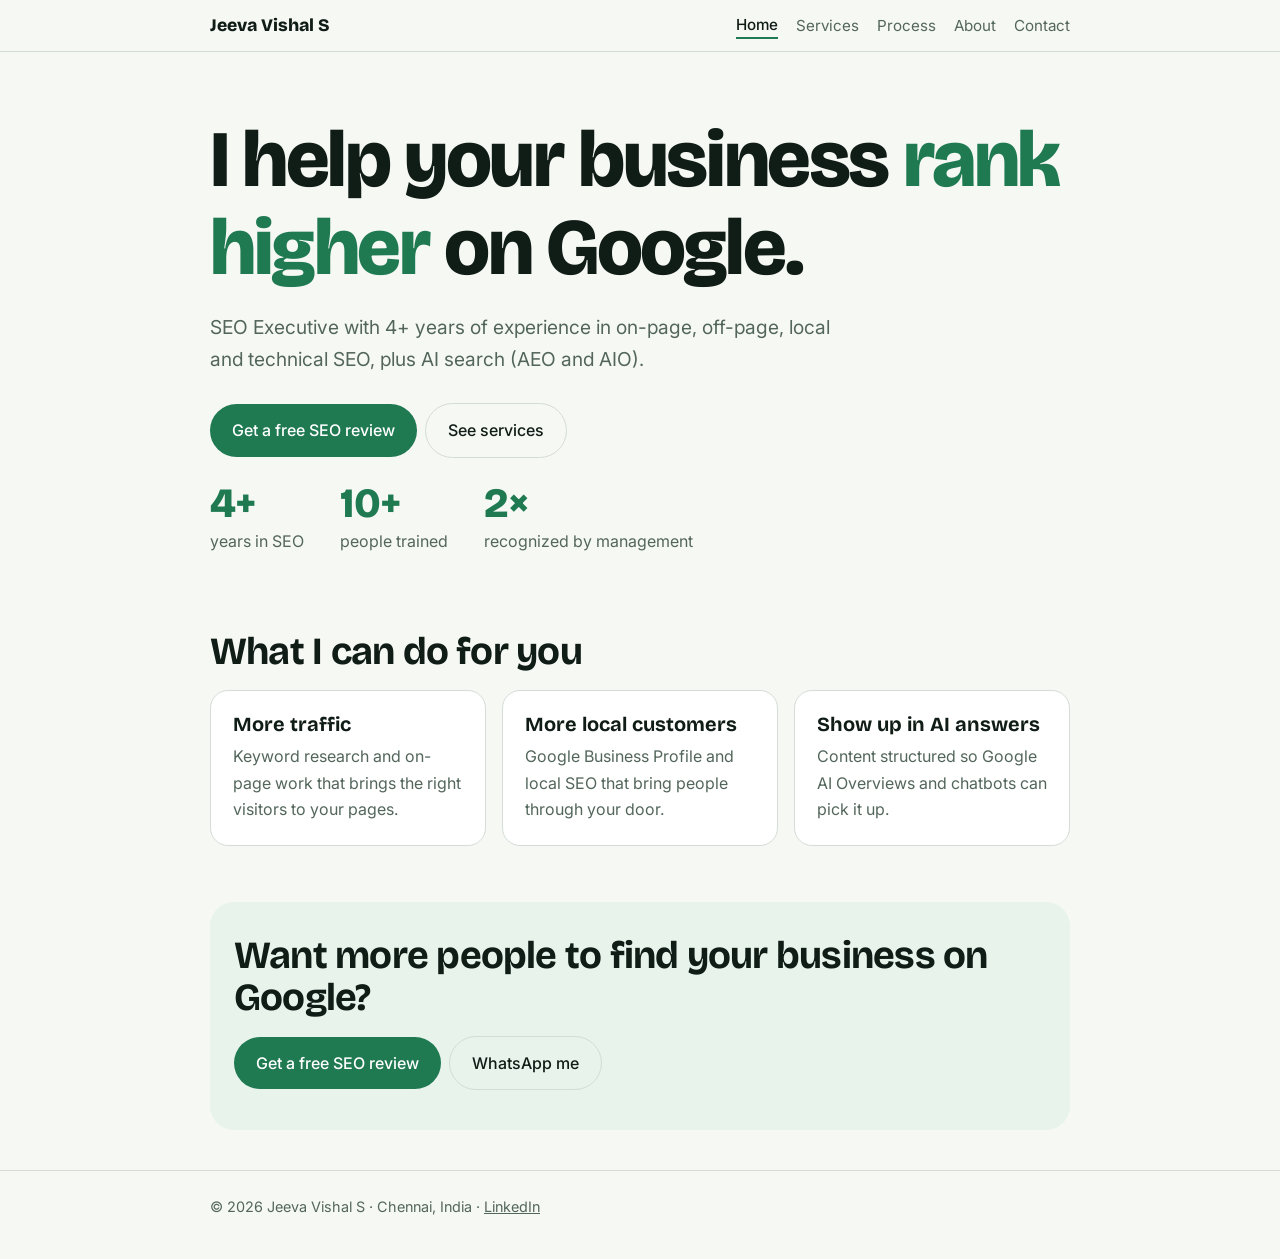
<file: index.html>
<!DOCTYPE html><html lang="en"><head><meta charset="utf-8"><meta name="viewport" content="width=device-width,initial-scale=1,viewport-fit=cover">
<title>Home | Jeeva Vishal S – SEO Executive</title>
<meta name="description" content="SEO Executive in Chennai helping businesses rank higher on Google with on-page, off-page, local and technical SEO.">
<link rel="stylesheet" href="https://fonts.googleapis.com/css2?family=Bricolage+Grotesque:wght@600;800&family=Inter:wght@400;500&display=swap">
<link rel="stylesheet" href="style.css"></head><body>
<header><div class="wrap"><nav><a class="logo" href="index.html">Jeeva Vishal S</a><a href="index.html" class=on>Home</a><a href="services.html">Services</a><a href="process.html">Process</a><a href="about.html">About</a><a href="contact.html">Contact</a></nav></div></header>
<main class="wrap"><div class="hero"><h1>I help your business <em>rank higher</em> on Google.</h1>
<p class="lead">SEO Executive with 4+ years of experience in on-page, off-page, local and technical SEO, plus AI search (AEO and AIO).</p>
<a class="btn" href="contact.html">Get a free SEO review</a><a class="btn alt" href="services.html">See services</a>
<div class="stats"><div><b>4+</b><span>years in SEO</span></div><div><b>10+</b><span>people trained</span></div><div><b>2×</b><span>recognized by management</span></div></div></div>
<section><h2>What I can do for you</h2><div class="grid">
<div class="card"><h3>More traffic</h3><p>Keyword research and on-page work that brings the right visitors to your pages.</p></div>
<div class="card"><h3>More local customers</h3><p>Google Business Profile and local SEO that bring people through your door.</p></div>
<div class="card"><h3>Show up in AI answers</h3><p>Content structured so Google AI Overviews and chatbots can pick it up.</p></div></div></section><div class="cta"><h2>Want more people to find your business on Google?</h2><a class="btn" href="contact.html">Get a free SEO review</a><a class="btn alt" href="https://wa.me/919080054499">WhatsApp me</a></div></main>
<footer><div class="wrap">© 2026 Jeeva Vishal S · Chennai, India · <a href="https://linkedin.com/in/jeeva-vishal-dm-seo">LinkedIn</a></div></footer></body></html>
</file>
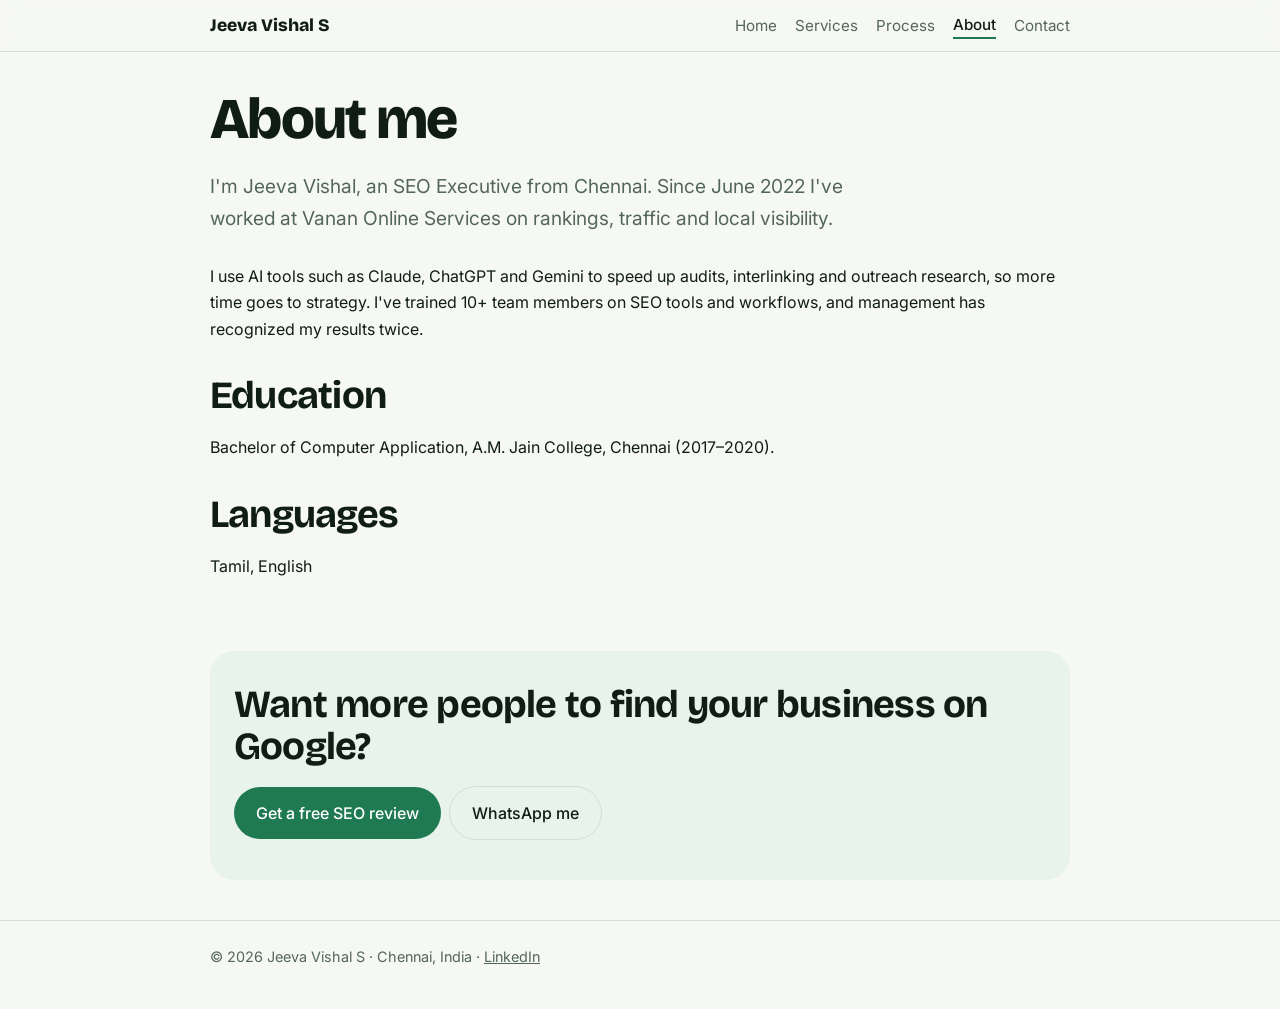
<file: about.html>
<!DOCTYPE html><html lang="en"><head><meta charset="utf-8"><meta name="viewport" content="width=device-width,initial-scale=1,viewport-fit=cover">
<title>About | Jeeva Vishal S – SEO Executive</title>
<meta name="description" content="SEO Executive in Chennai helping businesses rank higher on Google with on-page, off-page, local and technical SEO.">
<link rel="stylesheet" href="https://fonts.googleapis.com/css2?family=Bricolage+Grotesque:wght@600;800&family=Inter:wght@400;500&display=swap">
<link rel="stylesheet" href="style.css"></head><body>
<header><div class="wrap"><nav><a class="logo" href="index.html">Jeeva Vishal S</a><a href="index.html">Home</a><a href="services.html">Services</a><a href="process.html">Process</a><a href="about.html" class=on>About</a><a href="contact.html">Contact</a></nav></div></header>
<main class="wrap"><section><h1 style="font-size:clamp(2.2rem,8vw,3.6rem)">About me</h1>
<p class="lead">I'm Jeeva Vishal, an SEO Executive from Chennai. Since June 2022 I've worked at Vanan Online Services on rankings, traffic and local visibility.</p>
<p>I use AI tools such as Claude, ChatGPT and Gemini to speed up audits, interlinking and outreach research, so more time goes to strategy. I've trained 10+ team members on SEO tools and workflows, and management has recognized my results twice.</p>
<h2 style="margin-top:32px">Education</h2><p>Bachelor of Computer Application, A.M. Jain College, Chennai (2017–2020).</p>
<h2 style="margin-top:32px">Languages</h2><p>Tamil, English</p></section><div class="cta"><h2>Want more people to find your business on Google?</h2><a class="btn" href="contact.html">Get a free SEO review</a><a class="btn alt" href="https://wa.me/919080054499">WhatsApp me</a></div></main>
<footer><div class="wrap">© 2026 Jeeva Vishal S · Chennai, India · <a href="https://linkedin.com/in/jeeva-vishal-dm-seo">LinkedIn</a></div></footer></body></html>
</file>
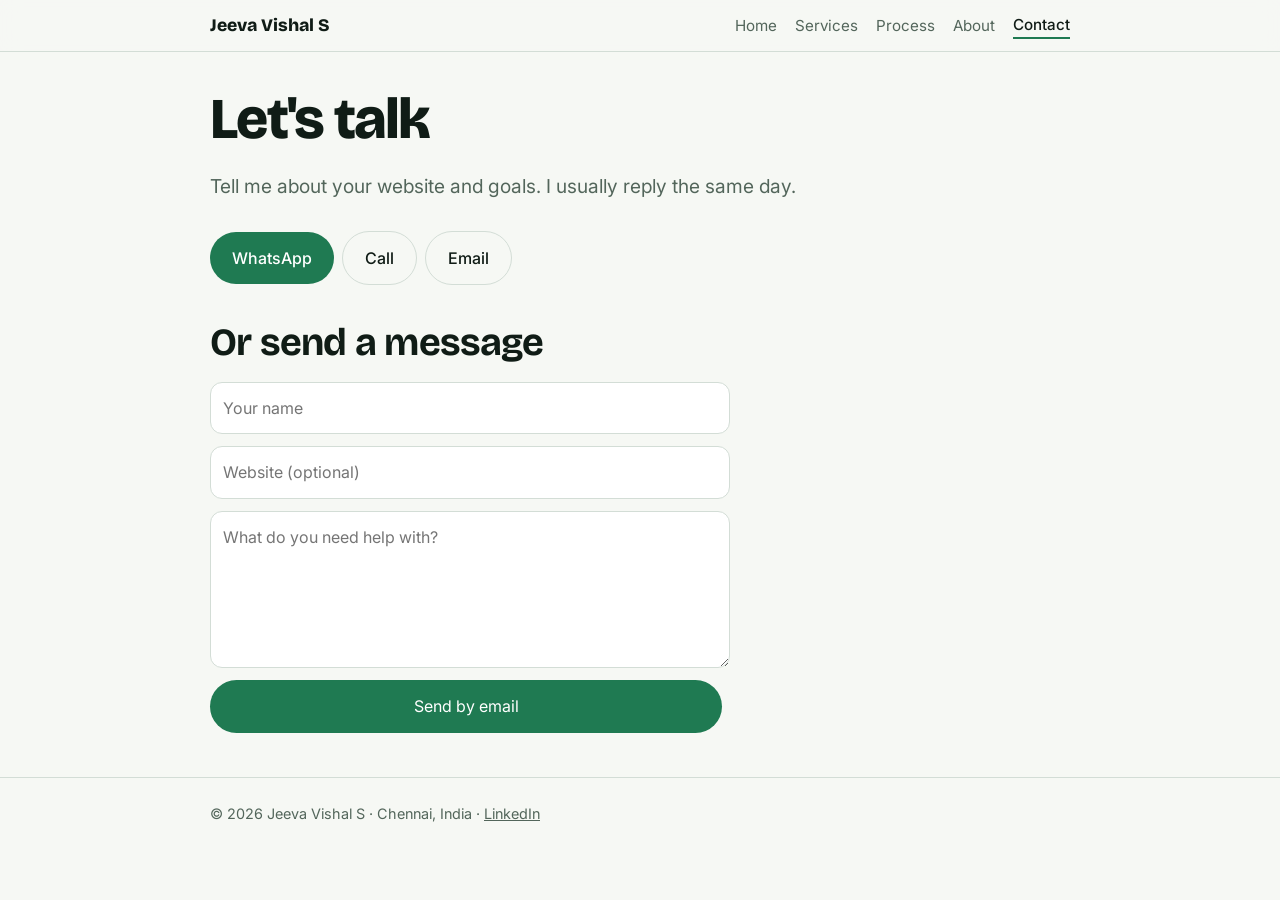
<file: contact.html>
<!DOCTYPE html><html lang="en"><head><meta charset="utf-8"><meta name="viewport" content="width=device-width,initial-scale=1,viewport-fit=cover">
<title>Contact | Jeeva Vishal S – SEO Executive</title>
<meta name="description" content="SEO Executive in Chennai helping businesses rank higher on Google with on-page, off-page, local and technical SEO.">
<link rel="stylesheet" href="https://fonts.googleapis.com/css2?family=Bricolage+Grotesque:wght@600;800&family=Inter:wght@400;500&display=swap">
<link rel="stylesheet" href="style.css"></head><body>
<header><div class="wrap"><nav><a class="logo" href="index.html">Jeeva Vishal S</a><a href="index.html">Home</a><a href="services.html">Services</a><a href="process.html">Process</a><a href="about.html">About</a><a href="contact.html" class=on>Contact</a></nav></div></header>
<main class="wrap"><section><h1 style="font-size:clamp(2.2rem,8vw,3.6rem)">Let's talk</h1><p class="lead">Tell me about your website and goals. I usually reply the same day.</p>
<p><a class="btn" href="https://wa.me/919080054499">WhatsApp</a><a class="btn alt" href="tel:+919080054499">Call</a><a class="btn alt" href="mailto:jeeva217s@gmail.com">Email</a></p>
<h2 style="margin-top:28px">Or send a message</h2>
<form id="f"><input id="n" placeholder="Your name" required><input id="w" placeholder="Website (optional)"><textarea id="m" rows="5" placeholder="What do you need help with?" required></textarea><button class="btn" style="border:0;cursor:pointer;font:inherit">Send by email</button></form>
<script>document.getElementById("f").addEventListener("submit",function(e){e.preventDefault();var b="Name: "+n.value+"\nWebsite: "+w.value+"\n\n"+m.value;location.href="mailto:jeeva217s@gmail.com?subject="+encodeURIComponent("SEO enquiry from "+n.value)+"&body="+encodeURIComponent(b)})</script></section></main>
<footer><div class="wrap">© 2026 Jeeva Vishal S · Chennai, India · <a href="https://linkedin.com/in/jeeva-vishal-dm-seo">LinkedIn</a></div></footer></body></html>
</file>
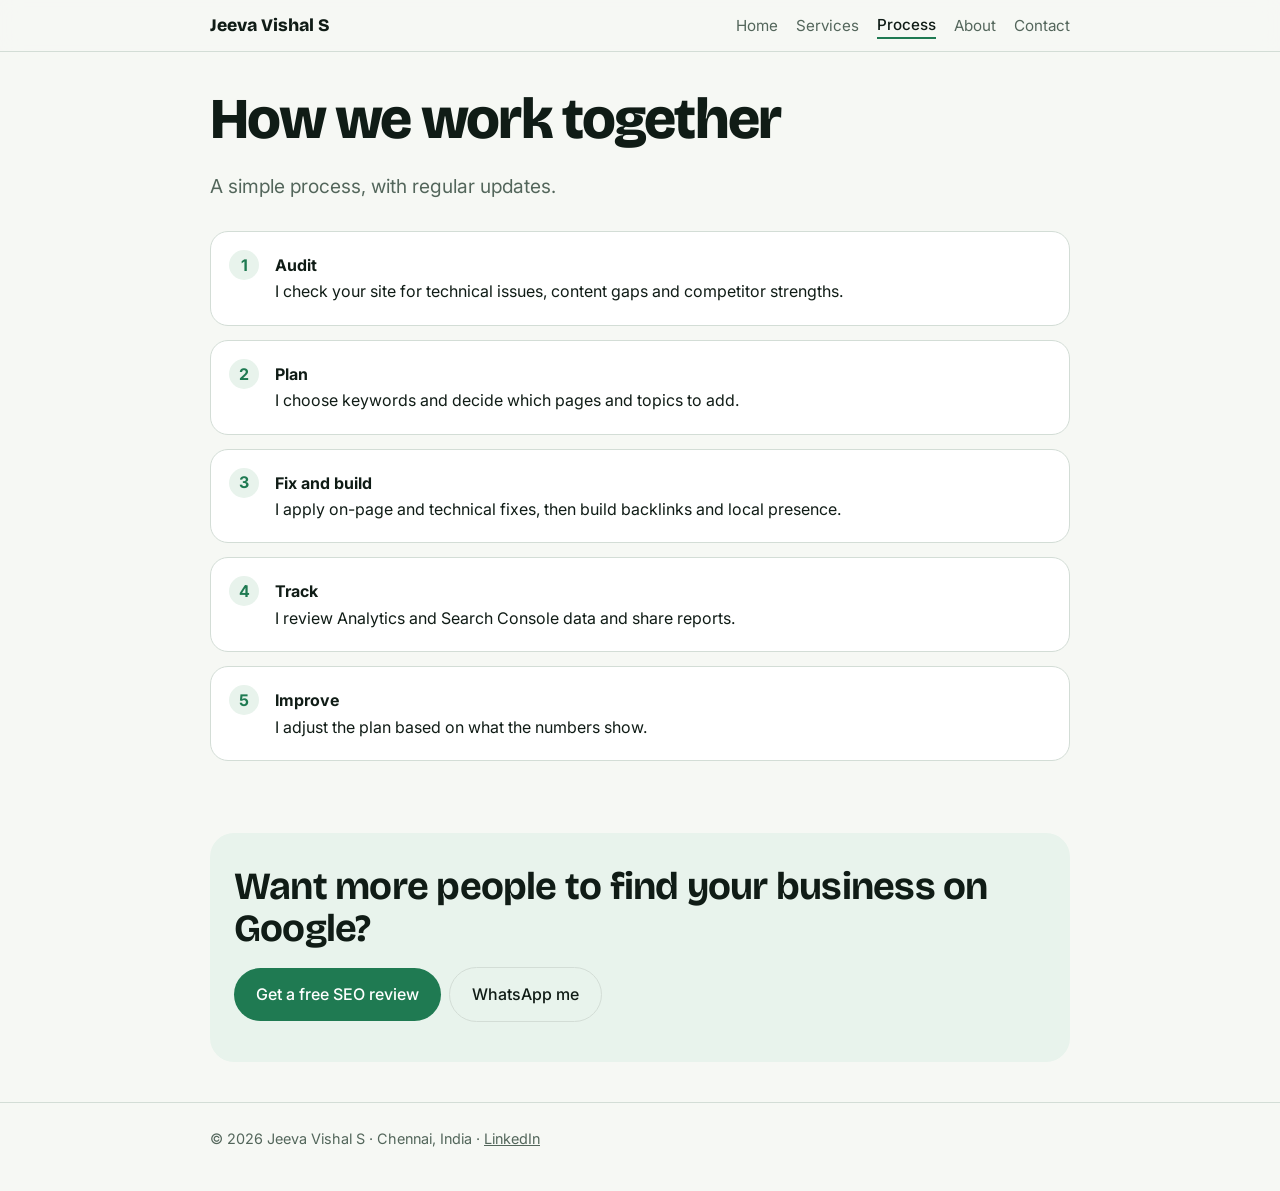
<file: process.html>
<!DOCTYPE html><html lang="en"><head><meta charset="utf-8"><meta name="viewport" content="width=device-width,initial-scale=1,viewport-fit=cover">
<title>Process | Jeeva Vishal S – SEO Executive</title>
<meta name="description" content="SEO Executive in Chennai helping businesses rank higher on Google with on-page, off-page, local and technical SEO.">
<link rel="stylesheet" href="https://fonts.googleapis.com/css2?family=Bricolage+Grotesque:wght@600;800&family=Inter:wght@400;500&display=swap">
<link rel="stylesheet" href="style.css"></head><body>
<header><div class="wrap"><nav><a class="logo" href="index.html">Jeeva Vishal S</a><a href="index.html">Home</a><a href="services.html">Services</a><a href="process.html" class=on>Process</a><a href="about.html">About</a><a href="contact.html">Contact</a></nav></div></header>
<main class="wrap"><section><h1 style="font-size:clamp(2.2rem,8vw,3.6rem)">How we work together</h1><p class="lead">A simple process, with regular updates.</p>
<ol class="steps">
<li><b>Audit</b>I check your site for technical issues, content gaps and competitor strengths.</li>
<li><b>Plan</b>I choose keywords and decide which pages and topics to add.</li>
<li><b>Fix and build</b>I apply on-page and technical fixes, then build backlinks and local presence.</li>
<li><b>Track</b>I review Analytics and Search Console data and share reports.</li>
<li><b>Improve</b>I adjust the plan based on what the numbers show.</li></ol></section><div class="cta"><h2>Want more people to find your business on Google?</h2><a class="btn" href="contact.html">Get a free SEO review</a><a class="btn alt" href="https://wa.me/919080054499">WhatsApp me</a></div></main>
<footer><div class="wrap">© 2026 Jeeva Vishal S · Chennai, India · <a href="https://linkedin.com/in/jeeva-vishal-dm-seo">LinkedIn</a></div></footer></body></html>
</file>
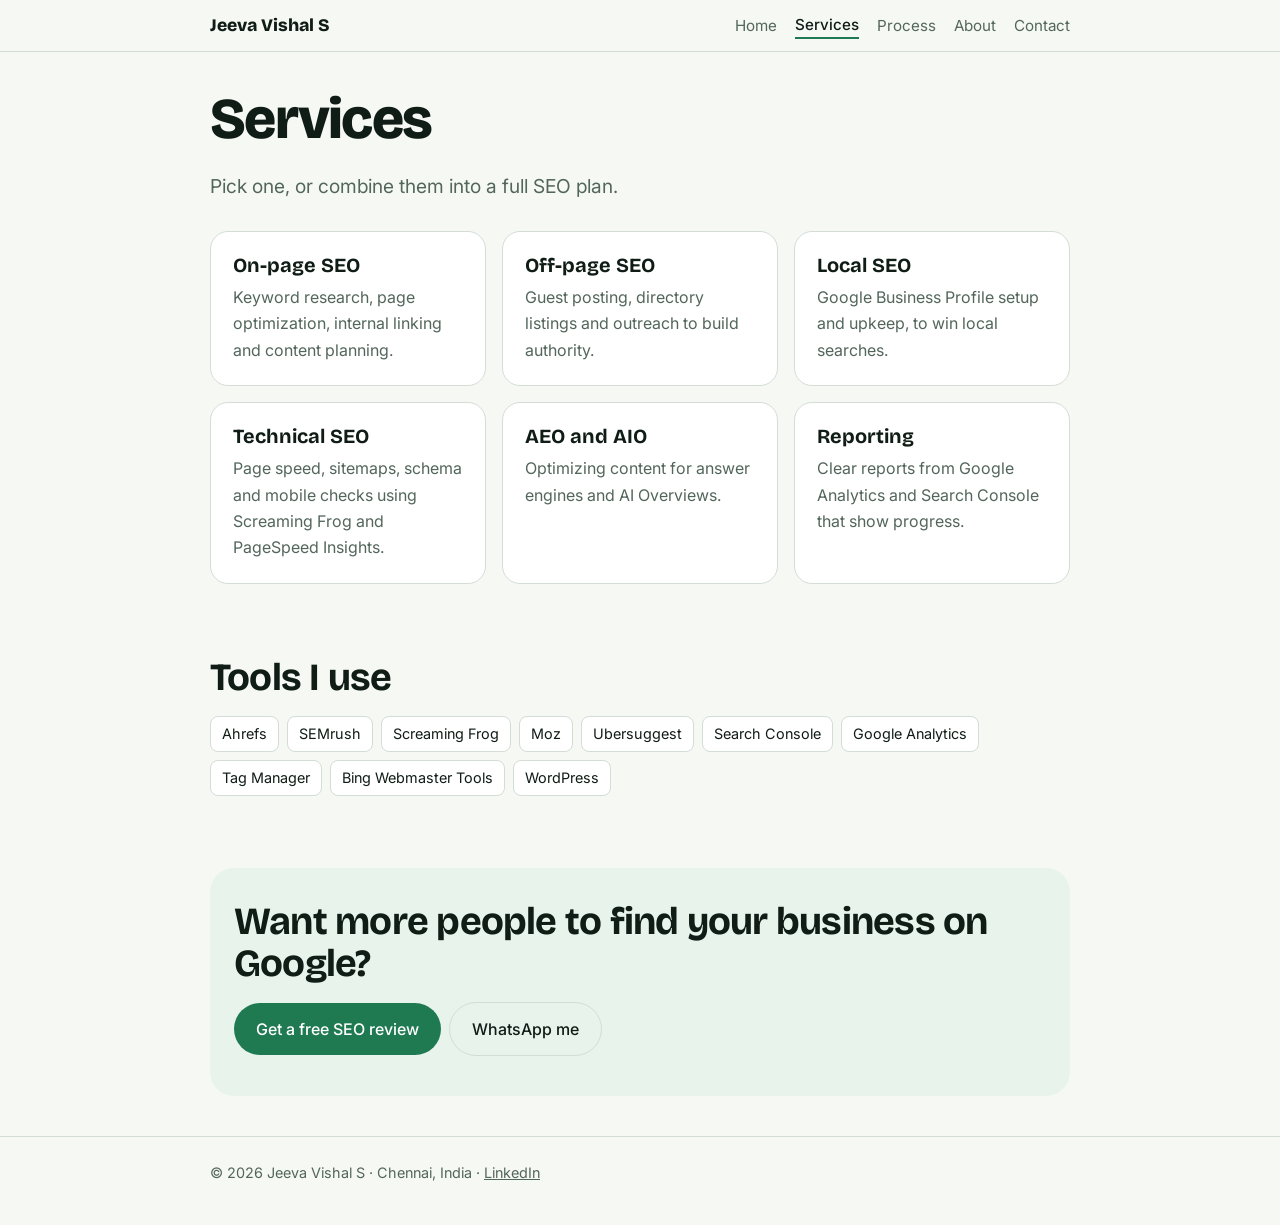
<file: services.html>
<!DOCTYPE html><html lang="en"><head><meta charset="utf-8"><meta name="viewport" content="width=device-width,initial-scale=1,viewport-fit=cover">
<title>Services | Jeeva Vishal S – SEO Executive</title>
<meta name="description" content="SEO Executive in Chennai helping businesses rank higher on Google with on-page, off-page, local and technical SEO.">
<link rel="stylesheet" href="https://fonts.googleapis.com/css2?family=Bricolage+Grotesque:wght@600;800&family=Inter:wght@400;500&display=swap">
<link rel="stylesheet" href="style.css"></head><body>
<header><div class="wrap"><nav><a class="logo" href="index.html">Jeeva Vishal S</a><a href="index.html">Home</a><a href="services.html" class=on>Services</a><a href="process.html">Process</a><a href="about.html">About</a><a href="contact.html">Contact</a></nav></div></header>
<main class="wrap"><section><h1 style="font-size:clamp(2.2rem,8vw,3.6rem)">Services</h1><p class="lead">Pick one, or combine them into a full SEO plan.</p>
<div class="grid">
<div class="card"><h3>On-page SEO</h3><p>Keyword research, page optimization, internal linking and content planning.</p></div>
<div class="card"><h3>Off-page SEO</h3><p>Guest posting, directory listings and outreach to build authority.</p></div>
<div class="card"><h3>Local SEO</h3><p>Google Business Profile setup and upkeep, to win local searches.</p></div>
<div class="card"><h3>Technical SEO</h3><p>Page speed, sitemaps, schema and mobile checks using Screaming Frog and PageSpeed Insights.</p></div>
<div class="card"><h3>AEO and AIO</h3><p>Optimizing content for answer engines and AI Overviews.</p></div>
<div class="card"><h3>Reporting</h3><p>Clear reports from Google Analytics and Search Console that show progress.</p></div></div></section>
<section><h2>Tools I use</h2><ul class="tags"><li>Ahrefs</li><li>SEMrush</li><li>Screaming Frog</li><li>Moz</li><li>Ubersuggest</li><li>Search Console</li><li>Google Analytics</li><li>Tag Manager</li><li>Bing Webmaster Tools</li><li>WordPress</li></ul></section><div class="cta"><h2>Want more people to find your business on Google?</h2><a class="btn" href="contact.html">Get a free SEO review</a><a class="btn alt" href="https://wa.me/919080054499">WhatsApp me</a></div></main>
<footer><div class="wrap">© 2026 Jeeva Vishal S · Chennai, India · <a href="https://linkedin.com/in/jeeva-vishal-dm-seo">LinkedIn</a></div></footer></body></html>
</file>
<file: style.css>
:root{--bg:#f6f8f4;--fg:#101c16;--mut:#53665b;--acc:#1f7a52;--acc2:#e8f3ec;--line:#d3ddd6;--card:#fff;--on:#fff}
@media (prefers-color-scheme:dark){:root{--bg:#0d1511;--fg:#e9f1ec;--mut:#9fb3a7;--acc:#5fd09b;--acc2:#15261e;--line:#25362d;--card:#13201a;--on:#07130d}}
*{box-sizing:border-box}html{scroll-behavior:smooth}
body{margin:0;background:var(--bg);color:var(--fg);font:16px/1.65 Inter,system-ui,sans-serif}
h1,h2,h3{font-family:"Bricolage Grotesque",Inter,sans-serif;line-height:1.1;margin:0}
a{color:inherit}
.wrap{max-width:900px;margin:0 auto;padding:0 20px}
header{position:sticky;top:0;background:color-mix(in srgb,var(--bg) 88%,transparent);backdrop-filter:blur(10px);border-bottom:1px solid var(--line);z-index:5;padding-top:env(safe-area-inset-top,0)}
nav{display:flex;flex-wrap:wrap;align-items:center;gap:6px 18px;padding:12px 0}
nav .logo{font:800 1.1rem "Bricolage Grotesque",sans-serif;margin-right:auto;text-decoration:none}
nav a:not(.logo){text-decoration:none;color:var(--mut);font-size:.95rem}
nav a.on{color:var(--fg);font-weight:500;border-bottom:2px solid var(--acc)}
.hero{padding:64px 0 40px}
h1{font-size:clamp(2.6rem,10vw,5rem);font-weight:800;letter-spacing:-.03em}
h1 em{font-style:normal;color:var(--acc)}
.lead{font-size:1.2rem;color:var(--mut);max-width:34em;margin:20px 0 28px}
.btn{display:inline-block;background:var(--acc);color:var(--on);padding:13px 22px;border-radius:999px;font-weight:500;text-decoration:none;margin:0 8px 8px 0}
.btn.alt{background:transparent;color:var(--fg);border:1.5px solid var(--line)}
.btn:focus-visible,a:focus-visible,input:focus-visible,textarea:focus-visible{outline:2px solid var(--acc);outline-offset:3px}
section{padding:36px 0}
h2{font-size:clamp(1.7rem,5vw,2.4rem);margin-bottom:18px;letter-spacing:-.02em}
.grid{display:grid;gap:16px;grid-template-columns:repeat(auto-fit,minmax(240px,1fr))}
.card{background:var(--card);border:1px solid var(--line);border-radius:18px;padding:22px}
.card h3{font-size:1.25rem;margin-bottom:8px}.card p{margin:0;color:var(--mut)}
.stats{display:flex;gap:36px;flex-wrap:wrap;margin-top:12px}
.stats b{display:block;font:800 2.6rem "Bricolage Grotesque",sans-serif;color:var(--acc)}
.stats span{color:var(--mut)}
.steps{counter-reset:s;list-style:none;padding:0;display:grid;gap:14px}
.steps li{counter-increment:s;background:var(--card);border:1px solid var(--line);border-radius:18px;padding:20px 20px 20px 64px;position:relative}
.steps li::before{content:counter(s);position:absolute;left:18px;top:18px;width:30px;height:30px;border-radius:50%;background:var(--acc2);color:var(--acc);display:grid;place-items:center;font-weight:700}
.steps b{display:block}
.cta{background:var(--acc2);border-radius:24px;padding:32px 24px;margin:20px 0 40px}
.tags{display:flex;flex-wrap:wrap;gap:8px;padding:0;list-style:none}
.tags li{background:var(--card);border:1px solid var(--line);border-radius:8px;padding:5px 11px;font-size:.9rem}
form{display:grid;gap:12px;max-width:520px}
input,textarea{font:inherit;color:var(--fg);background:var(--card);border:1px solid var(--line);border-radius:12px;padding:12px}
footer{border-top:1px solid var(--line);padding:24px 0 40px;color:var(--mut);font-size:.9rem}
</file>
